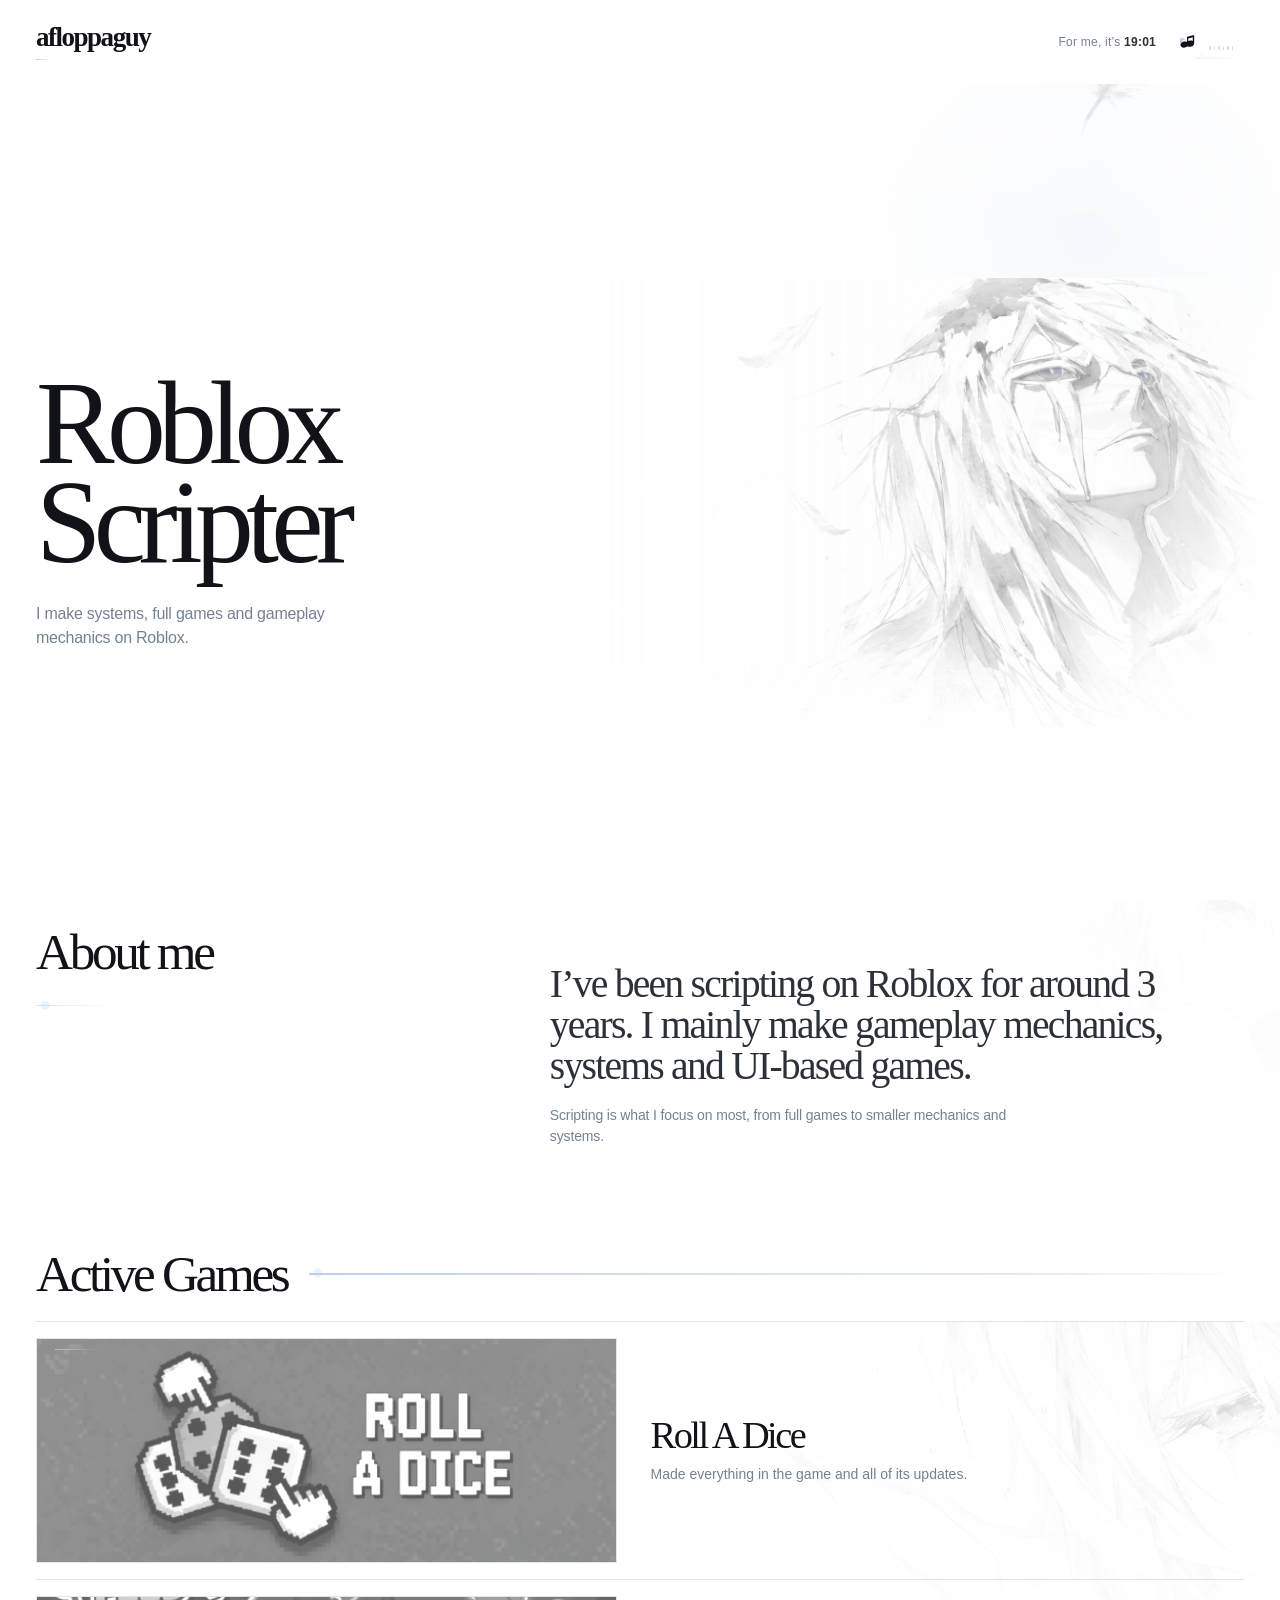
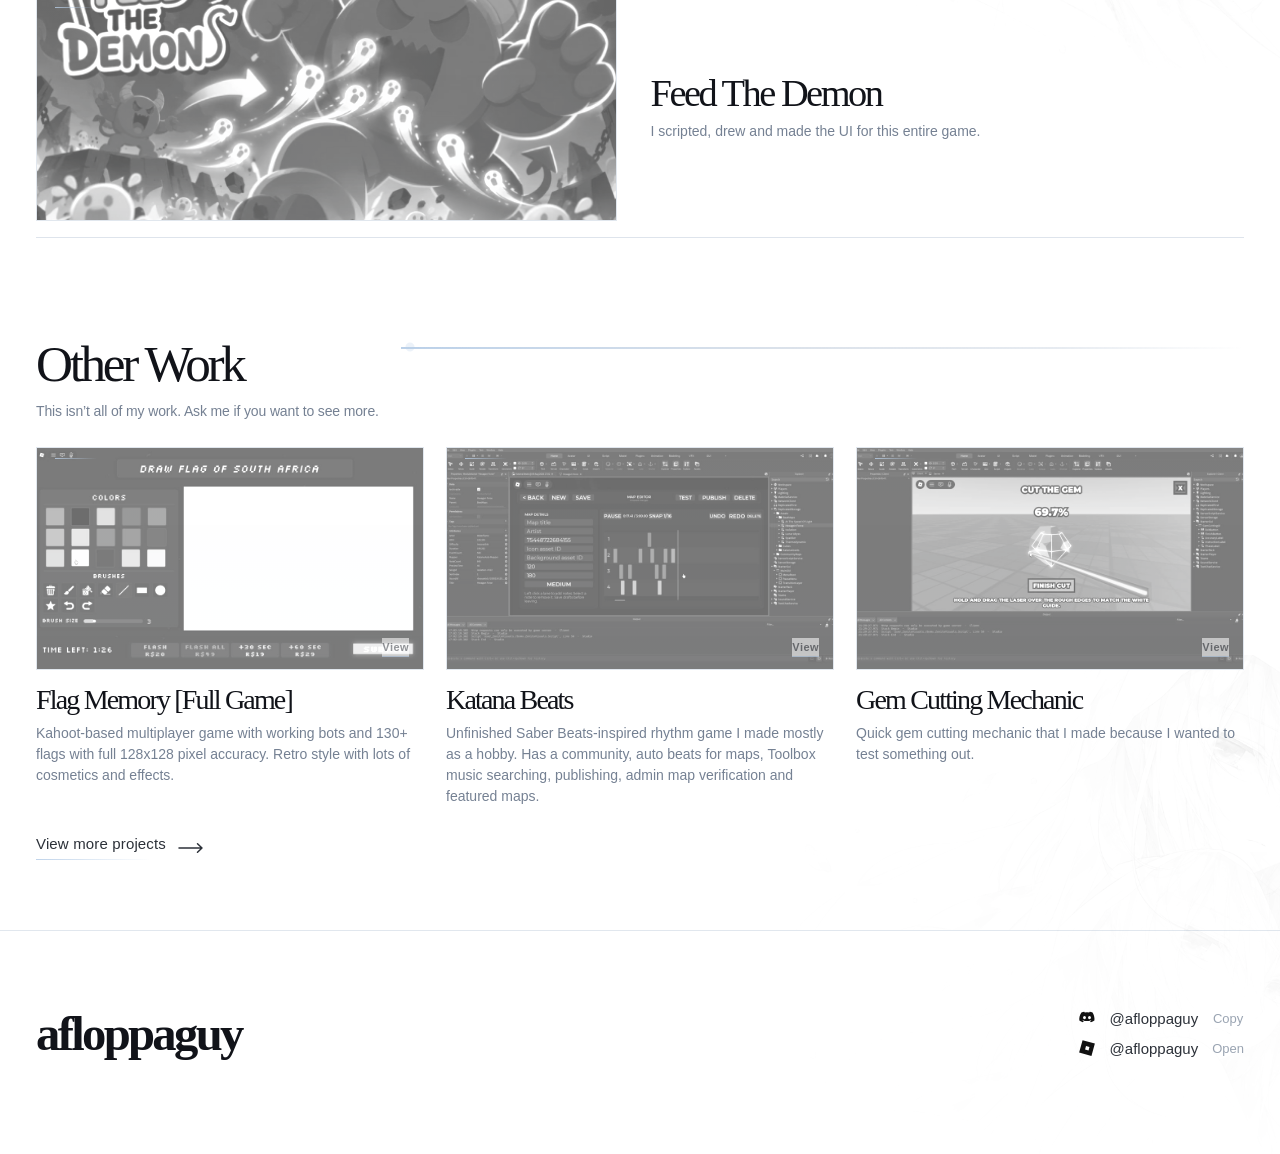
<file: index.html>
<!doctype html>
<html lang="en">
<head>
  <meta charset="utf-8">
  <meta name="viewport" content="width=device-width, initial-scale=1">
  <meta name="theme-color" content="#ffffff">
  <meta name="color-scheme" content="light">
  <meta name="description" content="afloppaguy | Roblox Scripter">
  <title>afloppaguy | Roblox Scripter</title>
  <link rel="icon" type="image/jpeg" href="assets/favicon.jpg">
  <link rel="apple-touch-icon" href="assets/favicon.jpg">
  <link rel="stylesheet" href="styles.css">
</head>
<body>
  <div class="feather-field" aria-hidden="true">
    <img class="feather feather-1" src="assets/feathers/feather-1.png" alt="">
    <img class="feather feather-2" src="assets/feathers/feather-2.png" alt="">
    <img class="feather feather-3" src="assets/feathers/feather-3.png" alt="">
    <img class="feather feather-4" src="assets/feathers/feather-4.png" alt="">
    <img class="feather feather-5" src="assets/feathers/feather-5.png" alt="">
    <img class="feather feather-6" src="assets/feathers/feather-6.png" alt="">
    <img class="feather feather-7" src="assets/feathers/feather-7.png" alt="">
    <img class="feather feather-8" src="assets/feathers/feather-8.png" alt="">
  </div>

  <header class="site-header" id="siteHeader">
    <div class="shell header-inner">
      <a class="wordmark" href="#top" aria-label="Back to top">afloppaguy</a>
      <div class="header-tools">
        <p class="owner-time" aria-live="off">For me, it’s <time id="ownerTime">--:--</time></p>
        <button class="music-toggle" id="musicToggle" type="button" aria-label="Play music" aria-pressed="false" title="Play music">
          <span class="music-note" aria-hidden="true">
            <svg viewBox="0 0 28 28" role="presentation">
              <path class="note-stem" d="M16 5.2v11.4c0 2.3-1.7 4.3-4.8 4.3-2.5 0-4-1.4-4-3.3 0-2.2 2-3.7 4.6-3.7 1.1 0 2 .2 2.8.5V8.8l8-2.2v9.1c0 2.3-1.7 4.2-4.7 4.2-2.4 0-3.9-1.4-3.9-3.2 0-2.2 1.9-3.8 4.5-3.8.9 0 1.7.2 2.5.5V9.2L16 10.5z"/>
              <path class="note-feather" d="M7.2 10.7c2.4-.6 4.3-.3 5.2.6-2.2.9-3.8 2.7-4.8 4.9-1.1-1.3-1.2-3.8-.4-5.5z"/>
            </svg>
          </span>
          <span class="music-bars" aria-hidden="true">
            <i></i><i></i><i></i><i></i><i></i><i></i>
          </span>
        </button>
      </div>
    </div>
  </header>

  <main id="top">
    <section class="hero">
      <div class="shell hero-shell">
        <div class="hero-copy reveal">
          <h1>Roblox<br>Scripter</h1>
          <p>I make systems, full games and gameplay mechanics on Roblox.</p>
        </div>

        <div class="hero-visual" aria-hidden="true">
          <img class="hero-image" src="assets/hero-main.png" alt="">
          <img class="hero-overlay" src="assets/hero-overlay.png" alt="">
        </div>
      </div>
    </section>

    <section class="section about-section" aria-labelledby="about-heading">
      <div class="about-fragment" aria-hidden="true">
        <img src="assets/fragment-soft-girl.png" alt="">
      </div>
      <div class="shell about-shell reveal">
        <div class="about-title">
          <h2 id="about-heading">About me</h2>
          <span class="section-rule" aria-hidden="true"></span>
        </div>
        <div class="about-copy">
          <p>I’ve been scripting on Roblox for around 3 years. I mainly make gameplay mechanics, systems and UI-based games.</p>
          <p class="about-secondary">Scripting is what I focus on most, from full games to smaller mechanics and systems.</p>
        </div>
      </div>
    </section>

    <section class="section games-section">
      <div class="games-fragment" aria-hidden="true">
        <img src="assets/fragment-eye.png" alt="">
      </div>
      <div class="shell section-shell">
        <div class="section-head reveal">
          <h2>Active Games</h2>
          <span class="section-rule" aria-hidden="true"></span>
        </div>

        <div class="games-list reveal">
          <a class="game-row" href="https://www.roblox.com/games/135731402994040/Roll-A-Dice" target="_blank" rel="noreferrer" data-roblox-game data-place-id="135731402994040">
            <div class="game-thumb media-frame"><img src="assets/roll-a-dice.png" alt="Roll A Dice portfolio thumbnail"></div>
            <div class="game-copy">
              <h3>Roll A Dice</h3>
              <p>Made everything in the game and all of its updates.</p>
            </div>
            <dl class="game-stats" hidden>
              <div><dt>CCU</dt><dd data-stat="playing"></dd></div>
              <div><dt>Visits</dt><dd data-stat="visits"></dd></div>
            </dl>
          </a>
          <a class="game-row" href="https://www.roblox.com/games/134082194687128/Feed-The-Demon" target="_blank" rel="noreferrer" data-roblox-game data-place-id="134082194687128">
            <div class="game-thumb media-frame"><img src="assets/feed-the-demon.png" alt="Feed The Demon portfolio thumbnail"></div>
            <div class="game-copy">
              <h3>Feed The Demon</h3>
              <p>I scripted, drew and made the UI for this entire game.</p>
            </div>
            <dl class="game-stats" hidden>
              <div><dt>CCU</dt><dd data-stat="playing"></dd></div>
              <div><dt>Visits</dt><dd data-stat="visits"></dd></div>
            </dl>
          </a>
        </div>
      </div>
    </section>

    <section class="section work-section">
      <div class="work-fragment" aria-hidden="true">
        <img src="assets/fragment-soft-girl.png" alt="">
      </div>
      <div class="shell section-shell">
        <div class="section-head reveal section-head-stack">
          <div>
            <h2>Other Work</h2>
            <p class="section-note">This isn’t all of my work. Ask me if you want to see more.</p>
          </div>
          <span class="section-rule" aria-hidden="true"></span>
        </div>

        <div class="work-grid reveal" id="workGrid">
          <article class="work-card">
            <button class="work-thumb media-frame work-media-button" type="button" data-project-media="flag-memory" aria-label="Open Flag Memory videos">
              <video muted loop playsinline preload="none" poster="assets/projects/flag-memory-round.jpg" aria-hidden="true">
                <source src="assets/projects/flag-memory-round.mp4" type="video/mp4">
              </video>
              <span class="media-open-label" aria-hidden="true">View</span>
            </button>
            <h3>Flag Memory [Full Game]</h3>
            <p>Kahoot-based multiplayer game with working bots and 130+ flags with full 128x128 pixel accuracy. Retro style with lots of cosmetics and effects.</p>
          </article>

          <article class="work-card">
            <button class="work-thumb media-frame work-media-button" type="button" data-project-media="katana-beats" aria-label="Open Katana Beats video">
              <video muted loop playsinline preload="none" poster="assets/projects/katana-beats.jpg" aria-hidden="true">
                <source src="assets/projects/katana-beats.mp4" type="video/mp4">
              </video>
              <span class="media-open-label" aria-hidden="true">View</span>
            </button>
            <h3>Katana Beats</h3>
            <p>Unfinished Saber Beats-inspired rhythm game I made mostly as a hobby. Has a community, auto beats for maps, Toolbox music searching, publishing, admin map verification and featured maps.</p>
          </article>

          <article class="work-card">
            <button class="work-thumb media-frame work-media-button" type="button" data-project-media="gem-cutting" aria-label="Open Gem Cutting Mechanic video">
              <video muted loop playsinline preload="none" poster="assets/projects/gem-cutting.jpg" aria-hidden="true">
                <source src="assets/projects/gem-cutting.mp4" type="video/mp4">
              </video>
              <span class="media-open-label" aria-hidden="true">View</span>
            </button>
            <h3>Gem Cutting Mechanic</h3>
            <p>Quick gem cutting mechanic that I made because I wanted to test something out.</p>
          </article>

          <article class="work-card work-extra" hidden>
            <button class="work-thumb media-frame work-media-button" type="button" data-project-media="seedpack-reveal" aria-label="Open Seedpack Reveal video">
              <video muted loop playsinline preload="none" poster="assets/projects/seedpack-reveal.jpg" aria-hidden="true">
                <source src="assets/projects/seedpack-reveal.mp4" type="video/mp4">
              </video>
              <span class="media-open-label" aria-hidden="true">View</span>
            </button>
            <h3>Seedpack Reveal</h3>
            <p>Seed reveal for a “seedpack” on a game that I made.</p>
          </article>

          <article class="work-card work-extra" hidden>
            <button class="work-thumb media-frame work-media-button" type="button" data-project-media="dialogue-system" aria-label="Open Dialogue System video">
              <video muted loop playsinline preload="none" poster="assets/projects/dialogue-system.jpg" aria-hidden="true">
                <source src="assets/projects/dialogue-system.mp4" type="video/mp4">
              </video>
              <span class="media-open-label" aria-hidden="true">View</span>
            </button>
            <h3>Dialogue System</h3>
            <p>Quick dialogue system I made on a commission.</p>
          </article>

          <article class="work-card work-extra" hidden>
            <button class="work-thumb media-frame work-media-button" type="button" data-project-media="quest-board" aria-label="Open Quest Board and Quest System video">
              <video muted loop playsinline preload="none" poster="assets/projects/quest-board.jpg" aria-hidden="true">
                <source src="assets/projects/quest-board.mp4" type="video/mp4">
              </video>
              <span class="media-open-label" aria-hidden="true">View</span>
            </button>
            <h3>Quest Board + Quest System</h3>
            <p>Cool little quest system I made for a personal hobby game.</p>
          </article>

        </div>

        <button class="view-more reveal" id="viewMore" type="button" aria-expanded="false" aria-controls="workGrid">
          <span>View more projects</span>
          <svg viewBox="0 0 28 12" aria-hidden="true"><path d="M1 6h23M19.5 1.8 24 6l-4.5 4.2"/></svg>
        </button>
      </div>
    </section>
  </main>

  <footer class="site-footer">
    <div class="shell footer-inner reveal">
      <div class="footer-name">afloppaguy</div>
      <div class="contacts">
        <button class="contact contact-copy" type="button" data-copy="@afloppaguy" aria-label="Copy Discord username @afloppaguy">
          <img src="assets/discord.svg" alt="" aria-hidden="true">
          <span>@afloppaguy</span>
          <em class="contact-state" aria-hidden="true">Copy</em>
        </button>
        <a class="contact" href="https://www.roblox.com/users/profile?username=afloppaguy" target="_blank" rel="noreferrer" aria-label="Open Roblox profile for afloppaguy">
          <img src="assets/roblox.svg" alt="" aria-hidden="true">
          <span>@afloppaguy</span>
          <em class="contact-state" aria-hidden="true">Open</em>
        </a>
      </div>
    </div>
  </footer>

  <dialog class="project-viewer" id="projectViewer" aria-labelledby="projectViewerTitle">
    <div class="project-viewer-inner">
      <div class="project-viewer-head">
        <h2 id="projectViewerTitle"></h2>
        <button class="project-viewer-close" id="projectViewerClose" type="button" aria-label="Close media viewer">Close</button>
      </div>
      <div class="project-viewer-switcher" id="projectViewerSwitcher" aria-label="Choose project video"></div>
      <div class="project-viewer-media">
        <video id="projectViewerVideo" controls playsinline preload="metadata"></video>
        <img id="projectViewerImage" alt="" hidden>
      </div>
    </div>
  </dialog>

  <audio id="portfolioAudio" src="assets/music.mp3" loop preload="auto" autoplay playsinline></audio>
  <script src="script.js"></script>
</body>
</html>
</file>
<file: styles.css>
:root {
  --bg: #fff;
  --ink: #111319;
  --ink-2: #2c3139;
  --muted: #758193;
  --muted-2: #9aa4b2;
  --line: #d9e0e9;
  --line-2: #eef2f6;
  --ice: #e8f1fb;
  --ice-2: #b9cfe8;
  --shell: 1240px;
  --header-h: 84px;
  --display: "Bodoni 72", Didot, "Iowan Old Style", Georgia, serif;
  --sans: "Segoe UI Variable", "Segoe UI", Arial, Helvetica, sans-serif;
}

* { box-sizing: border-box; }
html {
  background: var(--bg);
  color-scheme: light;
  scroll-behavior: smooth;
  scrollbar-color: #111319 #fff;
}
body {
  margin: 0;
  min-width: 320px;
  overflow-x: hidden;
  background: var(--bg);
  color: var(--ink);
  font-family: var(--sans);
  -webkit-font-smoothing: antialiased;
  text-rendering: optimizeLegibility;
}
body::-webkit-scrollbar { width: 11px; }
body::-webkit-scrollbar-track { background: #fff; }
body::-webkit-scrollbar-thumb { background: #111319; border-radius: 999px; border: 2px solid #fff; }
img { display: block; max-width: 100%; }
a { color: inherit; text-decoration: none; }
button { font: inherit; color: inherit; }
button, a { -webkit-tap-highlight-color: transparent; }
.shell { width: min(calc(100% - 72px), var(--shell)); margin-inline: auto; }

.site-header {
  position: fixed;
  inset: 0 0 auto;
  height: var(--header-h);
  z-index: 90;
  background: rgba(255,255,255,.97);
  backdrop-filter: saturate(115%) blur(10px);
  border-bottom: 1px solid rgba(224,231,238,.55);
}
.site-header::after {
  content: "";
  position: absolute;
  left: 50%; bottom: -1px;
  width: min(calc(100% - 72px), var(--shell));
  height: 14px;
  transform: translateX(-50%);
  pointer-events: none;
  background:
    linear-gradient(to right, transparent 0, rgba(185,207,232,.95) 3%, rgba(217,224,233,.95) 10%, rgba(217,224,233,.88) 58%, transparent 100%) center 8px / 100% 2px no-repeat,
    radial-gradient(circle at 32px 7px, rgba(185,207,232,.32) 0 5px, transparent 6px);
  opacity: .9;
}
.header-inner {
  height: 100%;
  display: flex;
  justify-content: space-between;
  align-items: center;
  gap: 24px;
}
.wordmark,
.footer-name {
  font-family: var(--display);
  font-weight: 600;
  letter-spacing: -.055em;
}
.wordmark {
  font-size: 27px;
  line-height: 1;
}
.wordmark::after {
  content: "";
  display: block;
  width: 100%;
  height: 1px;
  margin-top: 8px;
  background: linear-gradient(to right, rgba(185,207,232,.95), transparent 88%);
  transform: scaleX(.15);
  transform-origin: left;
  transition: transform .24s ease;
}
.wordmark:hover::after,
.wordmark:focus-visible::after { transform: scaleX(1); }
.header-tools {
  display: flex;
  align-items: center;
  gap: 18px;
}
.owner-time {
  margin: 0;
  font-size: 12px;
  color: var(--muted);
  letter-spacing: .02em;
  white-space: nowrap;
}
.owner-time time {
  color: var(--ink-2);
  font-weight: 600;
  font-variant-numeric: tabular-nums;
}
.music-toggle {
  position: relative;
  display: inline-flex;
  align-items: center;
  gap: 10px;
  padding: 0 0 2px;
  border: 0;
  background: transparent;
  cursor: pointer;
}
.music-toggle::after {
  content: "";
  position: absolute;
  left: 2px; right: 0; bottom: -4px;
  height: 10px;
  background:
    linear-gradient(to right, rgba(185,207,232,.95), rgba(217,224,233,.88) 46%, transparent 92%) center 7px / 100% 2px no-repeat,
    radial-gradient(circle at 10px 6px, rgba(185,207,232,.35) 0 4px, transparent 5px);
  opacity: .34;
  transform: scaleX(.72);
  transform-origin: right;
  transition: transform .28s ease, opacity .28s ease, filter .28s ease;
}
.music-toggle:hover::after,
.music-toggle:focus-visible::after {
  transform: scaleX(1);
  opacity: .9;
  filter: drop-shadow(0 0 6px rgba(185,207,232,.8));
}
.music-note {
  width: 28px;
  height: 28px;
  flex: 0 0 28px;
}
.music-note svg { width: 100%; height: 100%; }
.note-stem {
  fill: #111319;
  transition: fill .22s ease, opacity .22s ease;
}
.note-feather {
  fill: rgba(185,207,232,.95);
  stroke: rgba(17,19,25,.18);
  stroke-width: .4;
  transition: transform .24s ease, filter .24s ease, opacity .24s ease;
}
.music-toggle.is-playing .note-feather {
  transform: translateY(-.2px);
  filter: drop-shadow(0 0 7px rgba(185,207,232,.7));
}
.music-bars {
  display: flex;
  align-items: end;
  gap: 3px;
  min-width: 30px;
  height: 20px;
}
.music-bars i {
  display: block;
  width: 2px;
  height: 5px;
  border-radius: 1px;
  background: #aab5c3;
  transform-origin: center bottom;
  opacity: .78;
}
.music-toggle.is-playing .music-bars i {
  background: linear-gradient(to top, #181c23, #8ca9c9 72%, #edf5ff 100%);
  animation: bars 540ms ease-in-out infinite alternate;
}
.music-toggle.is-playing .music-bars i:nth-child(2) { animation-duration: 620ms; }
.music-toggle.is-playing .music-bars i:nth-child(3) { animation-duration: 480ms; }
.music-toggle.is-playing .music-bars i:nth-child(4) { animation-duration: 720ms; }
.music-toggle.is-playing .music-bars i:nth-child(5) { animation-duration: 560ms; }
.music-toggle.is-playing .music-bars i:nth-child(6) { animation-duration: 690ms; }
.music-toggle.is-muted .music-bars i,
.music-toggle:not(.is-playing) .music-bars i {
  animation: none;
  height: 4px;
  opacity: .44;
}
.music-toggle.is-muted .note-stem { fill: #707a89; }
.music-toggle.is-muted .note-feather { opacity: .55; }

.hero {
  position: relative;
  min-height: min(980px, 100svh);
  padding-top: var(--header-h);
  overflow: clip;
}
.hero::before {
  content: "";
  position: absolute;
  inset: 0;
  pointer-events: none;
  background:
    radial-gradient(circle at 85% 26%, rgba(185,207,232,.14) 0, transparent 18%),
    linear-gradient(to bottom, rgba(255,255,255,.25), rgba(255,255,255,.98) 92%);
}
.hero-shell {
  position: relative;
  min-height: calc(min(980px, 100svh) - var(--header-h));
  display: flex;
  align-items: center;
}
.hero-copy {
  position: relative;
  z-index: 2;
  width: min(44%, 520px);
  padding-top: 40px;
}
.hero-copy h1,
.section-head h2,
.game-copy h3,
.work-card h3 {
  margin: 0;
  font-family: var(--display);
  font-weight: 500;
  letter-spacing: -.065em;
}
.hero-copy h1 {
  font-size: clamp(82px, 9.2vw, 154px);
  line-height: .84;
}
.hero-copy p {
  width: min(100%, 360px);
  margin: 30px 0 0;
  color: var(--muted);
  font-size: clamp(16px, 1.25vw, 20px);
  line-height: 1.5;
  letter-spacing: -.015em;
}
.hero-visual {
  position: absolute;
  inset: 2.5% -2% 0 36%;
  pointer-events: none;
}
.hero-image,
.hero-overlay {
  position: absolute;
  inset: 0;
  width: 100%;
  height: 100%;
  object-fit: contain;
  object-position: right center;
}
.hero-image {
  opacity: .92;
  mix-blend-mode: multiply;
  filter: saturate(.96) brightness(1.01);
}
.hero-overlay {
  opacity: .32;
  mix-blend-mode: screen;
  transform: translateX(2.4%);
}
.hero-visual::before,
.hero-visual::after {
  content: "";
  position: absolute;
  inset: 0;
}
.hero-visual::before {
  background:
    linear-gradient(to left, rgba(255,255,255,0) 38%, rgba(255,255,255,.12) 44%, rgba(255,255,255,.72) 62%, #fff 81%),
    linear-gradient(to bottom, rgba(255,255,255,0) 46%, rgba(255,255,255,.28) 64%, rgba(255,255,255,.85) 84%, #fff 100%),
    linear-gradient(to top, rgba(255,255,255,0) 76%, rgba(255,255,255,.68) 94%, #fff 100%);
  z-index: 2;
}
.hero-visual::after {
  z-index: 3;
  background:
    radial-gradient(ellipse 50% 56% at 96% 6%, rgba(255,255,255,.92), transparent 66%),
    radial-gradient(ellipse 36% 42% at 100% 94%, rgba(255,255,255,.95), transparent 70%),
    radial-gradient(ellipse 24% 24% at 75% 18%, rgba(255,255,255,.28), transparent 66%);
}

.section {
  position: relative;
  overflow: clip;
}
.section-shell {
  position: relative;
  z-index: 2;
}
.games-section {
  padding: 18px 0 48px;
}
.work-section {
  padding: 54px 0 70px;
}
.section-head {
  display: flex;
  align-items: center;
  gap: 22px;
  margin-bottom: 24px;
}
.section-head-stack {
  align-items: start;
}
.section-head h2 {
  font-size: clamp(48px, 4vw, 60px);
  line-height: .92;
}
.section-note {
  margin: 14px 0 0;
  color: var(--muted);
  font-size: 14px;
  line-height: 1.55;
  letter-spacing: -.01em;
}
.section-rule {
  position: relative;
  flex: 1;
  min-width: 120px;
  height: 16px;
}
.section-rule::before,
.section-rule::after {
  content: "";
  position: absolute;
  left: 0; right: 0;
}
.section-rule::before {
  top: 7px;
  height: 2px;
  background: linear-gradient(to right, rgba(185,207,232,.95) 0, rgba(217,224,233,.95) 46%, rgba(217,224,233,.64) 78%, transparent 100%);
}
.section-rule::after {
  top: 1px;
  width: 88px;
  right: auto;
  height: 13px;
  background:
    radial-gradient(circle at 9px 6px, rgba(185,207,232,.34) 0 4px, transparent 5px),
    linear-gradient(to right, rgba(185,207,232,.7), transparent 88%) center 6px / 100% 1px no-repeat;
  opacity: .8;
}
.games-fragment,
.work-fragment {
  position: absolute;
  pointer-events: none;
  mix-blend-mode: multiply;
}
.games-fragment {
  right: -8%;
  top: 90px;
  width: min(48vw, 720px);
  opacity: .24;
}
.work-fragment {
  right: -6%;
  bottom: -42px;
  width: min(44vw, 660px);
  opacity: .16;
}

.games-list {
  display: grid;
  gap: 0;
  border-top: 1px solid rgba(217,224,233,.86);
}
.game-row {
  display: grid;
  grid-template-columns: minmax(300px, 2.25fr) minmax(220px, 1.35fr) minmax(220px, .95fr);
  align-items: center;
  gap: 34px;
  padding: 16px 0;
  border-bottom: 1px solid rgba(217,224,233,.86);
}
.media-frame {
  position: relative;
  overflow: hidden;
  background: linear-gradient(180deg, rgba(255,255,255,.92), rgba(249,251,253,.96));
  border: 1px solid rgba(221,228,236,.88);
}
.media-frame::before {
  content: "";
  position: absolute;
  left: 18px; top: 10px;
  width: 42px; height: 1px;
  background: linear-gradient(to right, rgba(185,207,232,.8), transparent);
  z-index: 2;
}
.game-thumb,
.work-thumb {
  aspect-ratio: 16 / 6.2;
}
.game-thumb img,
.work-thumb img {
  width: 100%;
  height: 100%;
  object-fit: cover;
  filter: grayscale(1) contrast(.9) brightness(1.05);
  opacity: .95;
  transition: transform .65s cubic-bezier(.22,1,.36,1), filter .35s ease, opacity .35s ease;
}
.game-row:hover img,
.work-card:hover img {
  transform: scale(1.04);
  filter: grayscale(.32) contrast(.96) brightness(1.01);
  opacity: 1;
}
.game-copy h3 {
  font-size: clamp(34px, 3vw, 46px);
  line-height: .96;
}
.game-copy p,
.work-card p {
  margin: 10px 0 0;
  color: var(--muted);
  font-size: 14px;
  line-height: 1.5;
}
.game-stats {
  margin: 0;
  display: grid;
  grid-template-columns: repeat(2, 1fr);
  gap: 28px;
}
.game-stats div {
  padding-left: 22px;
  border-left: 1px solid rgba(217,224,233,.96);
}
.game-stats dt {
  margin-bottom: 12px;
  color: var(--muted-2);
  font-size: 12px;
  font-weight: 600;
  letter-spacing: .08em;
  text-transform: uppercase;
}
.game-stats dd {
  margin: 0;
  font-family: var(--display);
  font-size: clamp(30px, 2.6vw, 42px);
  line-height: .95;
  letter-spacing: -.05em;
}

.work-grid {
  display: grid;
  grid-template-columns: repeat(3, minmax(0, 1fr));
  gap: 22px;
}
.work-card {
  position: relative;
}
.work-thumb {
  aspect-ratio: 1.74 / 1;
  margin-bottom: 16px;
}
.work-card h3 {
  font-size: clamp(28px, 2.1vw, 34px);
  line-height: .98;
}
.work-extra.revealed {
  animation: fade-in-up .46s cubic-bezier(.22,1,.36,1) both;
}
.view-more {
  display: inline-flex;
  align-items: center;
  gap: 12px;
  margin-top: 28px;
  padding: 0;
  border: 0;
  background: transparent;
  color: var(--ink-2);
  cursor: pointer;
}
.view-more span {
  position: relative;
  font-size: 15px;
  letter-spacing: .01em;
}
.view-more span::after {
  content: "";
  display: block;
  width: 100%;
  height: 1px;
  margin-top: 7px;
  background: linear-gradient(to right, rgba(185,207,232,.9), transparent 88%);
  transition: transform .24s ease;
  transform-origin: left;
}
.view-more:hover span::after,
.view-more:focus-visible span::after { transform: scaleX(1.06); }
.view-more svg {
  width: 28px;
  height: 12px;
  overflow: visible;
}
.view-more path {
  fill: none;
  stroke: currentColor;
  stroke-width: 1.5;
  stroke-linecap: round;
  stroke-linejoin: round;
}

.site-footer {
  position: relative;
  padding: 78px 0 92px;
  border-top: 1px solid rgba(217,224,233,.78);
}
.site-footer::before {
  content: "";
  position: absolute;
  right: -3%;
  bottom: -2%;
  width: min(42vw, 620px);
  aspect-ratio: 16 / 10;
  background: url("assets/fragment-soft-girl.png") right bottom / contain no-repeat;
  opacity: .08;
  mix-blend-mode: multiply;
  pointer-events: none;
}
.footer-inner {
  display: flex;
  align-items: flex-end;
  justify-content: space-between;
  gap: 24px;
}
.footer-name { font-size: clamp(46px, 3.8vw, 62px); line-height: .96; }
.contacts {
  display: grid;
  gap: 12px;
}
.contact {
  display: grid;
  grid-template-columns: 18px auto auto;
  align-items: center;
  gap: 14px;
  padding: 0;
  border: 0;
  background: transparent;
  color: var(--ink-2);
  text-align: left;
  cursor: pointer;
}
.contact img { width: 18px; height: 18px; }
.contact span { font-size: 15px; }
.contact-state {
  font-style: normal;
  color: var(--muted-2);
  font-size: 13px;
}
.contact.copied .contact-state { color: var(--ink-2); }

.feather-field {
  position: fixed;
  inset: 0;
  z-index: 10;
  pointer-events: none;
  overflow: clip;
}
.feather {
  position: absolute;
  max-width: none;
  opacity: .34;
  filter: saturate(0) brightness(1.04);
  animation: feather-drift linear infinite;
}
.feather-1 { left: 4%; top: -10%; width: 108px; animation-duration: 20s; }
.feather-2 { left: 18%; top: -16%; width: 74px; animation-duration: 26s; animation-delay: -8s; }
.feather-3 { left: 37%; top: -12%; width: 88px; animation-duration: 23s; animation-delay: -4s; }
.feather-4 { right: 17%; top: -14%; width: 92px; animation-duration: 28s; animation-delay: -12s; }
.feather-5 { right: 7%; top: -8%; width: 116px; animation-duration: 24s; animation-delay: -3s; }
.feather-6 { right: 40%; top: -11%; width: 78px; animation-duration: 27s; animation-delay: -15s; }
.feather-7 { left: 55%; top: -17%; width: 64px; animation-duration: 25s; animation-delay: -10s; }
.feather-8 { left: 76%; top: -13%; width: 84px; animation-duration: 29s; animation-delay: -18s; }

.reveal { animation: fade-in-up .7s cubic-bezier(.22,1,.36,1) both; }
.reveal:nth-child(2) { animation-delay: .08s; }

@keyframes bars {
  from { transform: scaleY(.5); }
  to { transform: scaleY(1.95); }
}
@keyframes feather-drift {
  0% { transform: translate3d(0, -10vh, 0) rotate(0deg); }
  50% { transform: translate3d(2.7vw, 52vh, 0) rotate(8deg); }
  100% { transform: translate3d(-2vw, 115vh, 0) rotate(-8deg); }
}
@keyframes fade-in-up {
  from { opacity: 0; transform: translateY(26px); }
  to { opacity: 1; transform: translateY(0); }
}

@media (max-width: 1100px) {
  .shell { width: min(calc(100% - 48px), var(--shell)); }
  .site-header::after { width: min(calc(100% - 48px), var(--shell)); }
  .hero { min-height: auto; }
  .hero-shell {
    min-height: auto;
    display: block;
    padding: 84px 0 28px;
  }
  .hero-copy { width: min(100%, 520px); padding-top: 12px; }
  .hero-visual {
    position: relative;
    inset: auto;
    height: min(76vw, 660px);
    margin: 32px -20px 0 max(8vw, 8px);
  }
  .games-fragment { right: -12%; width: 60vw; opacity: .2; }
  .work-fragment { right: -12%; width: 58vw; }
  .game-row {
    grid-template-columns: 1.75fr 1.1fr;
  }
  .game-stats {
    grid-column: 1 / -1;
    max-width: 300px;
  }
}

@media (max-width: 760px) {
  .shell { width: min(calc(100% - 28px), var(--shell)); }
  .site-header { height: 72px; }
  .site-header::after { width: min(calc(100% - 28px), var(--shell)); }
  .header-inner { gap: 10px; }
  .header-tools { gap: 12px; }
  .wordmark { font-size: 21px; }
  .owner-time { font-size: 11px; }
  .music-toggle { gap: 8px; }
  .music-bars { min-width: 22px; gap: 2px; }
  .music-bars i { width: 2px; }
  .hero-shell { padding: 62px 0 20px; }
  .hero-copy h1 { font-size: clamp(64px, 17vw, 98px); }
  .hero-copy p { margin-top: 22px; }
  .hero-visual {
    height: min(88vw, 500px);
    margin: 20px -10px 0 14vw;
  }
  .section-head { gap: 12px; margin-bottom: 18px; }
  .section-head h2 { font-size: 36px; }
  .section-note { font-size: 13px; }
  .games-section { padding-top: 4px; }
  .game-row {
    grid-template-columns: 1fr;
    gap: 16px;
    padding: 14px 0 16px;
  }
  .game-copy h3 { font-size: 30px; }
  .game-stats { max-width: none; gap: 16px; }
  .work-grid { grid-template-columns: 1fr; gap: 18px; }
  .games-fragment { top: 140px; right: -18%; width: 82vw; opacity: .16; }
  .work-fragment { right: -28%; bottom: -30px; width: 90vw; opacity: .12; }
  .footer-inner {
    align-items: start;
    flex-direction: column;
    gap: 24px;
  }
  .footer-name { font-size: 40px; }
  .feather { opacity: .26; }
}

@media (prefers-reduced-motion: reduce) {
  html { scroll-behavior: auto; }
  *, *::before, *::after {
    animation-duration: 0.01ms !important;
    animation-iteration-count: 1 !important;
    transition-duration: 0.01ms !important;
  }
}

/* final polish */
.site-header {
  border-bottom: 0 !important;
  box-shadow: none !important;
}
.site-header::after { display: none !important; }

.hero-visual {
  isolation: isolate;
  -webkit-mask-image: linear-gradient(to right, transparent 0%, rgba(0,0,0,.10) 7%, rgba(0,0,0,.72) 23%, #000 42%, #000 80%, rgba(0,0,0,.64) 91%, transparent 100%), linear-gradient(to bottom, transparent 0%, #000 10%, #000 78%, transparent 100%);
  -webkit-mask-composite: source-in;
  mask-image: linear-gradient(to right, transparent 0%, rgba(0,0,0,.10) 7%, rgba(0,0,0,.72) 23%, #000 42%, #000 80%, rgba(0,0,0,.64) 91%, transparent 100%), linear-gradient(to bottom, transparent 0%, #000 10%, #000 78%, transparent 100%);
  mask-composite: intersect;
}
.hero-image {
  mix-blend-mode: multiply !important;
  opacity: .88 !important;
  filter: saturate(.88) contrast(.96) brightness(1.035) !important;
}
.hero-overlay {
  mix-blend-mode: multiply !important;
  opacity: .13 !important;
  filter: brightness(1.055) contrast(.92);
}
.hero-visual::before {
  background:
    linear-gradient(to right, #fff 0%, rgba(255,255,255,.94) 9%, rgba(255,255,255,.28) 32%, transparent 54%),
    linear-gradient(to bottom, rgba(255,255,255,.68) 0%, transparent 16%, transparent 70%, rgba(255,255,255,.82) 90%, #fff 100%) !important;
}
.hero-visual::after {
  background:
    radial-gradient(ellipse 32% 34% at 100% 8%, rgba(255,255,255,.98), transparent 70%),
    radial-gradient(ellipse 28% 38% at 100% 92%, rgba(255,255,255,.98), transparent 72%) !important;
}

.about-section {
  position: relative;
  padding: 28px 0 74px;
  overflow: clip;
}
.about-shell {
  position: relative;
  z-index: 2;
  display: grid;
  grid-template-columns: minmax(250px,.78fr) minmax(320px,1.22fr);
  gap: 70px;
  align-items: end;
  min-height: 230px;
}
.about-title {
  align-self: start;
}
.about-title h2 {
  margin: 0 0 22px;
  font-family: var(--display);
  font-size: clamp(48px,4vw,62px);
  font-weight: 500;
  line-height: .94;
  letter-spacing: -.065em;
}
.about-copy {
  max-width: 620px;
  padding-bottom: 10px;
}
.about-copy p {
  margin: 0;
  color: var(--ink-2);
  font-family: var(--display);
  font-size: clamp(30px,3.1vw,46px);
  line-height: 1.03;
  letter-spacing: -.045em;
}
.about-copy .about-secondary {
  margin-top: 18px;
  max-width: 460px;
  color: var(--muted);
  font-family: var(--sans);
  font-size: 14px;
  line-height: 1.55;
  letter-spacing: -.01em;
}
.about-fragment {
  position: absolute;
  right: -5%;
  top: -25%;
  width: min(42vw,650px);
  opacity: .10;
  mix-blend-mode: multiply;
  pointer-events: none;
  -webkit-mask-image: radial-gradient(ellipse 78% 70% at 78% 48%, #000 18%, rgba(0,0,0,.72) 54%, transparent 83%);
  mask-image: radial-gradient(ellipse 78% 70% at 78% 48%, #000 18%, rgba(0,0,0,.72) 54%, transparent 83%);
}
.about-fragment img { width: 100%; }

.music-toggle {
  min-width: 70px;
}
.music-toggle::after { opacity: .20; }
.music-toggle:hover::after,
.music-toggle:focus-visible::after { opacity: .55; }
.music-note { width: 25px; height: 25px; flex-basis: 25px; }
.music-bars { height: 18px; min-width: 25px; }
.music-bars i { width: 1.5px; }

@media (max-width: 760px) {
  .about-section { padding: 22px 0 50px; }
  .about-shell { grid-template-columns: 1fr; gap: 26px; min-height: 0; }
  .about-copy p { font-size: 31px; }
  .about-fragment { right: -26%; top: 6%; width: 92vw; opacity: .08; }
}

/* portfolio content + media viewer */
.header-sentinel {
  position: absolute;
  top: 8px;
  left: 0;
  width: 1px;
  height: 1px;
  pointer-events: none;
}

.game-row {
  color: inherit;
}
.game-row:focus-visible,
.work-media-button:focus-visible,
.project-viewer-close:focus-visible,
.project-viewer-switcher button:focus-visible {
  outline: 1px solid #657180;
  outline-offset: 5px;
}
.game-stats[hidden] { display: none; }

.work-media-button {
  display: block;
  width: 100%;
  padding: 0;
  border: 1px solid rgba(221,228,236,.88);
  text-align: inherit;
  cursor: pointer;
  appearance: none;
}
.work-thumb video,
.work-thumb img,
.game-thumb img {
  width: 100%;
  height: 100%;
  object-fit: cover;
  display: block;
  filter: grayscale(1) contrast(.68) brightness(1.28) !important;
  opacity: .82;
  transition: transform .65s cubic-bezier(.22,1,.36,1), filter .35s ease, opacity .35s ease;
}
.game-row:hover img,
.game-row:focus-visible img,
.work-card:hover .work-thumb video,
.work-card:hover .work-thumb img,
.work-media-button:focus-visible video,
.work-media-button:focus-visible img {
  transform: scale(1.035);
  filter: grayscale(0) contrast(1) brightness(1) !important;
  opacity: 1;
}
.work-media-button:active video,
.work-media-button:active img,
.game-row:active img {
  filter: grayscale(0) contrast(1) brightness(1) !important;
  opacity: 1;
}

.media-open-label {
  position: absolute;
  right: 14px;
  bottom: 12px;
  z-index: 3;
  padding: 4px 0 3px;
  color: rgba(44,49,57,.74);
  background: rgba(255,255,255,.82);
  border-bottom: 1px solid rgba(185,207,232,.95);
  font-size: 11px;
  font-weight: 600;
  letter-spacing: .04em;
  line-height: 1;
  opacity: .68;
  transition: opacity .22s ease, transform .22s ease;
}
.work-media-button:hover .media-open-label,
.work-media-button:focus-visible .media-open-label {
  opacity: 1;
  transform: translateY(-1px);
}

.project-viewer {
  width: min(1180px, calc(100% - 44px));
  max-width: none;
  max-height: calc(100svh - 44px);
  margin: auto;
  padding: 0;
  overflow: visible;
  border: 1px solid rgba(217,224,233,.94);
  background: rgba(255,255,255,.985);
  color: var(--ink);
  box-shadow: 0 28px 90px rgba(33,42,54,.12);
}
.project-viewer::backdrop {
  background: rgba(246,248,251,.84);
  backdrop-filter: blur(10px) saturate(70%);
}
.project-viewer-inner {
  padding: 22px;
}
.project-viewer-head {
  display: flex;
  align-items: baseline;
  justify-content: space-between;
  gap: 24px;
  padding: 0 2px 18px;
  border-bottom: 1px solid rgba(217,224,233,.9);
}
.project-viewer-head h2 {
  margin: 0;
  font-family: var(--display);
  font-size: clamp(30px, 3vw, 48px);
  font-weight: 500;
  line-height: .96;
  letter-spacing: -.055em;
}
.project-viewer-close,
.project-viewer-switcher button {
  padding: 0;
  border: 0;
  background: transparent;
  color: var(--muted);
  cursor: pointer;
}
.project-viewer-close {
  font-size: 13px;
  border-bottom: 1px solid rgba(185,207,232,.9);
  padding-bottom: 4px;
}
.project-viewer-switcher {
  display: flex;
  gap: 20px;
  padding: 15px 2px 13px;
}
.project-viewer-switcher[hidden] { display: none; }
.project-viewer-switcher button {
  position: relative;
  padding: 0 0 5px;
  font-size: 13px;
}
.project-viewer-switcher button::after {
  content: "";
  position: absolute;
  left: 0;
  right: 100%;
  bottom: 0;
  height: 1px;
  background: rgba(112,128,147,.9);
  transition: right .2s ease;
}
.project-viewer-switcher button.is-active {
  color: var(--ink-2);
}
.project-viewer-switcher button.is-active::after {
  right: 0;
}
.project-viewer-media {
  display: grid;
  place-items: center;
  min-height: min(68vh, 720px);
  margin-top: 16px;
  overflow: hidden;
  background: #f7f9fb;
  border: 1px solid rgba(221,228,236,.88);
}
.project-viewer-media video,
.project-viewer-media img {
  width: 100%;
  max-height: min(72vh, 760px);
  object-fit: contain;
  background: #f7f9fb;
  filter: none;
}
.project-viewer-media video {
  accent-color: #667180;
}

@media (max-width: 760px) {
  .project-viewer {
    width: min(100% - 18px, 1180px);
    max-height: calc(100svh - 18px);
  }
  .project-viewer-inner { padding: 13px; }
  .project-viewer-head { gap: 14px; padding-bottom: 13px; }
  .project-viewer-head h2 { font-size: 30px; }
  .project-viewer-switcher { padding: 12px 1px 10px; gap: 16px; }
  .project-viewer-media {
    min-height: 0;
    margin-top: 10px;
  }
  .project-viewer-media video,
  .project-viewer-media img {
    max-height: 72svh;
  }
}

@media (min-width: 1101px) {
  .game-row:has(.game-stats[hidden]) {
    grid-template-columns: minmax(300px, 2.25fr) minmax(280px, 2.3fr);
  }
}
</file>
